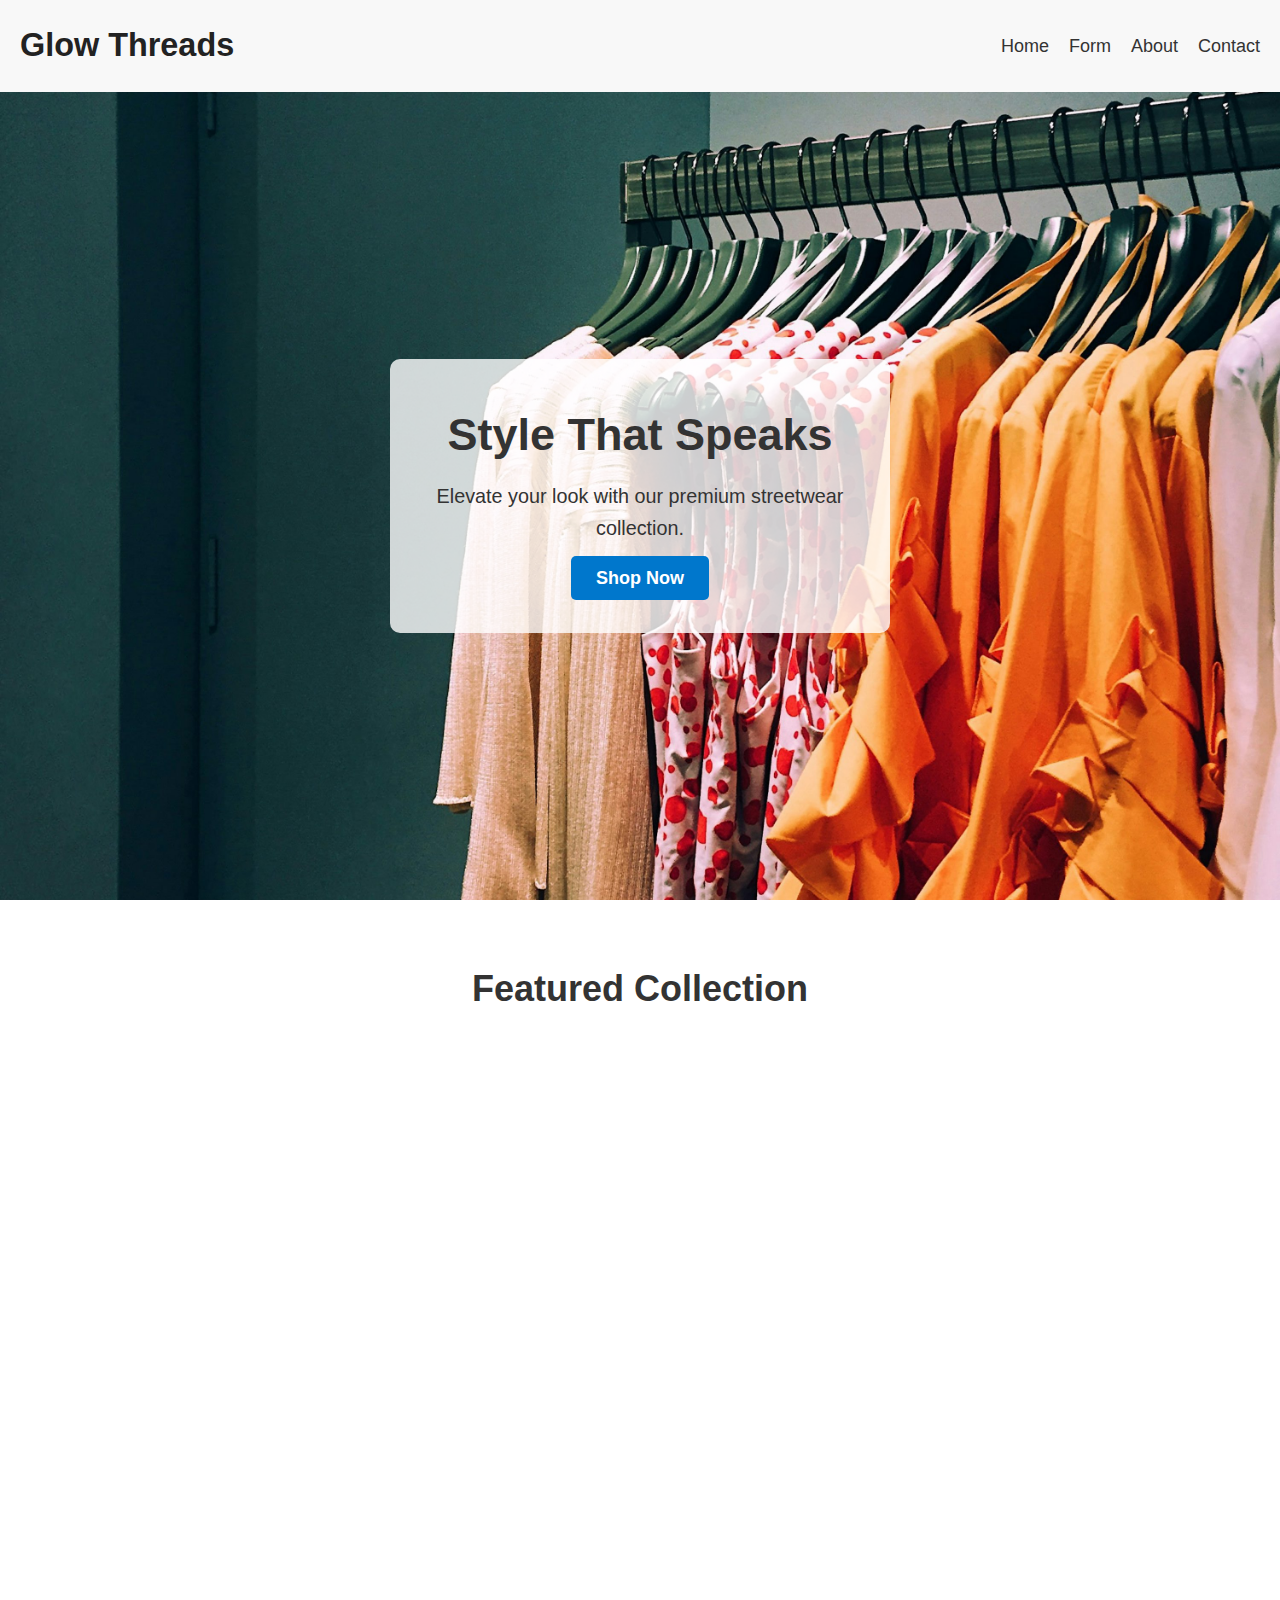
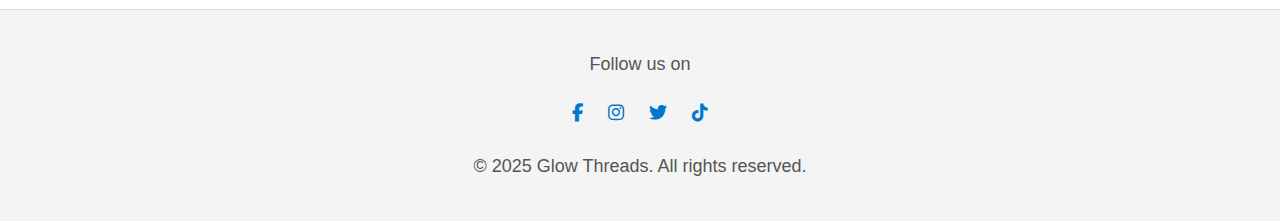
<file: index.html>
<!DOCTYPE html>
<html lang="en">
  <head>
    <meta charset="UTF-8" />
    <meta name="viewport" content="width=device-width, initial-scale=1.0" />
    <title>Glow Threads - Clothing Line</title>
    <link rel="stylesheet" href="../styles/index.css" />
    <link
      rel="stylesheet"
      href="https://cdnjs.cloudflare.com/ajax/libs/font-awesome/6.5.0/css/all.min.css"
    />
    <script src="https://code.jquery.com/jquery-3.7.1.min.js"></script>
  </head>
  <body>
    <!-- Header / Hero Section -->
    <header class="hero">
      <nav class="navbar">
        <h1 class="logo">Glow Threads</h1>
        <div class="hamburger">&#9776;</div>
        <!-- Hamburger icon -->
        <ul class="nav-links">
          <li><a href="#">Home</a></li>
          <li><a href="./form.html">Form</a></li>
          <li><a href="./about.html">About</a></li>
          <li><a href="./contact.html">Contact</a></li>
        </ul>
      </nav>
      <div class="hero-content">
        <h2>Style That Speaks</h2>
        <p>Elevate your look with our premium streetwear collection.</p>
        <a href="#" class="btn">Shop Now</a>
      </div>
    </header>

    <!-- Product Showcase -->
    <section class="products">
      <h2>Featured Collection</h2>
      <div class="product-grid">
        <div class="product fade-in">
          <img src="../images/teeshirt.jpg" alt="Product 1" />
          <h3>Urban Tee</h3>
          <p>$29.99</p>
        </div>
        <div class="product fade-in">
          <img src="../images/jacket.avif" alt="Product 2" />
          <h3>Denim Jacket</h3>
          <p>$59.99</p>
        </div>
        <div class="product fade-in">
          <img src="../images/hoodie.jpg" alt="Product 3" />
          <h3>Hoodie Vibe</h3>
          <p>$49.99</p>
        </div>
      </div>
    </section>

    <footer class="footer">
      <p>Follow us on</p>
      <div class="social-icons">
        <a href="#" target="_blank"><i class="fab fa-facebook-f"></i></a>
        <a href="#" target="_blank"><i class="fab fa-instagram"></i></a>
        <a href="#" target="_blank"><i class="fab fa-twitter"></i></a>
        <a href="#" target="_blank"><i class="fab fa-tiktok"></i></a>
      </div>
      <p>&copy; 2025 Glow Threads. All rights reserved.</p>
    </footer>

    <script src="../script/indexScript.js"></script>
  </body>
</html>
</file>
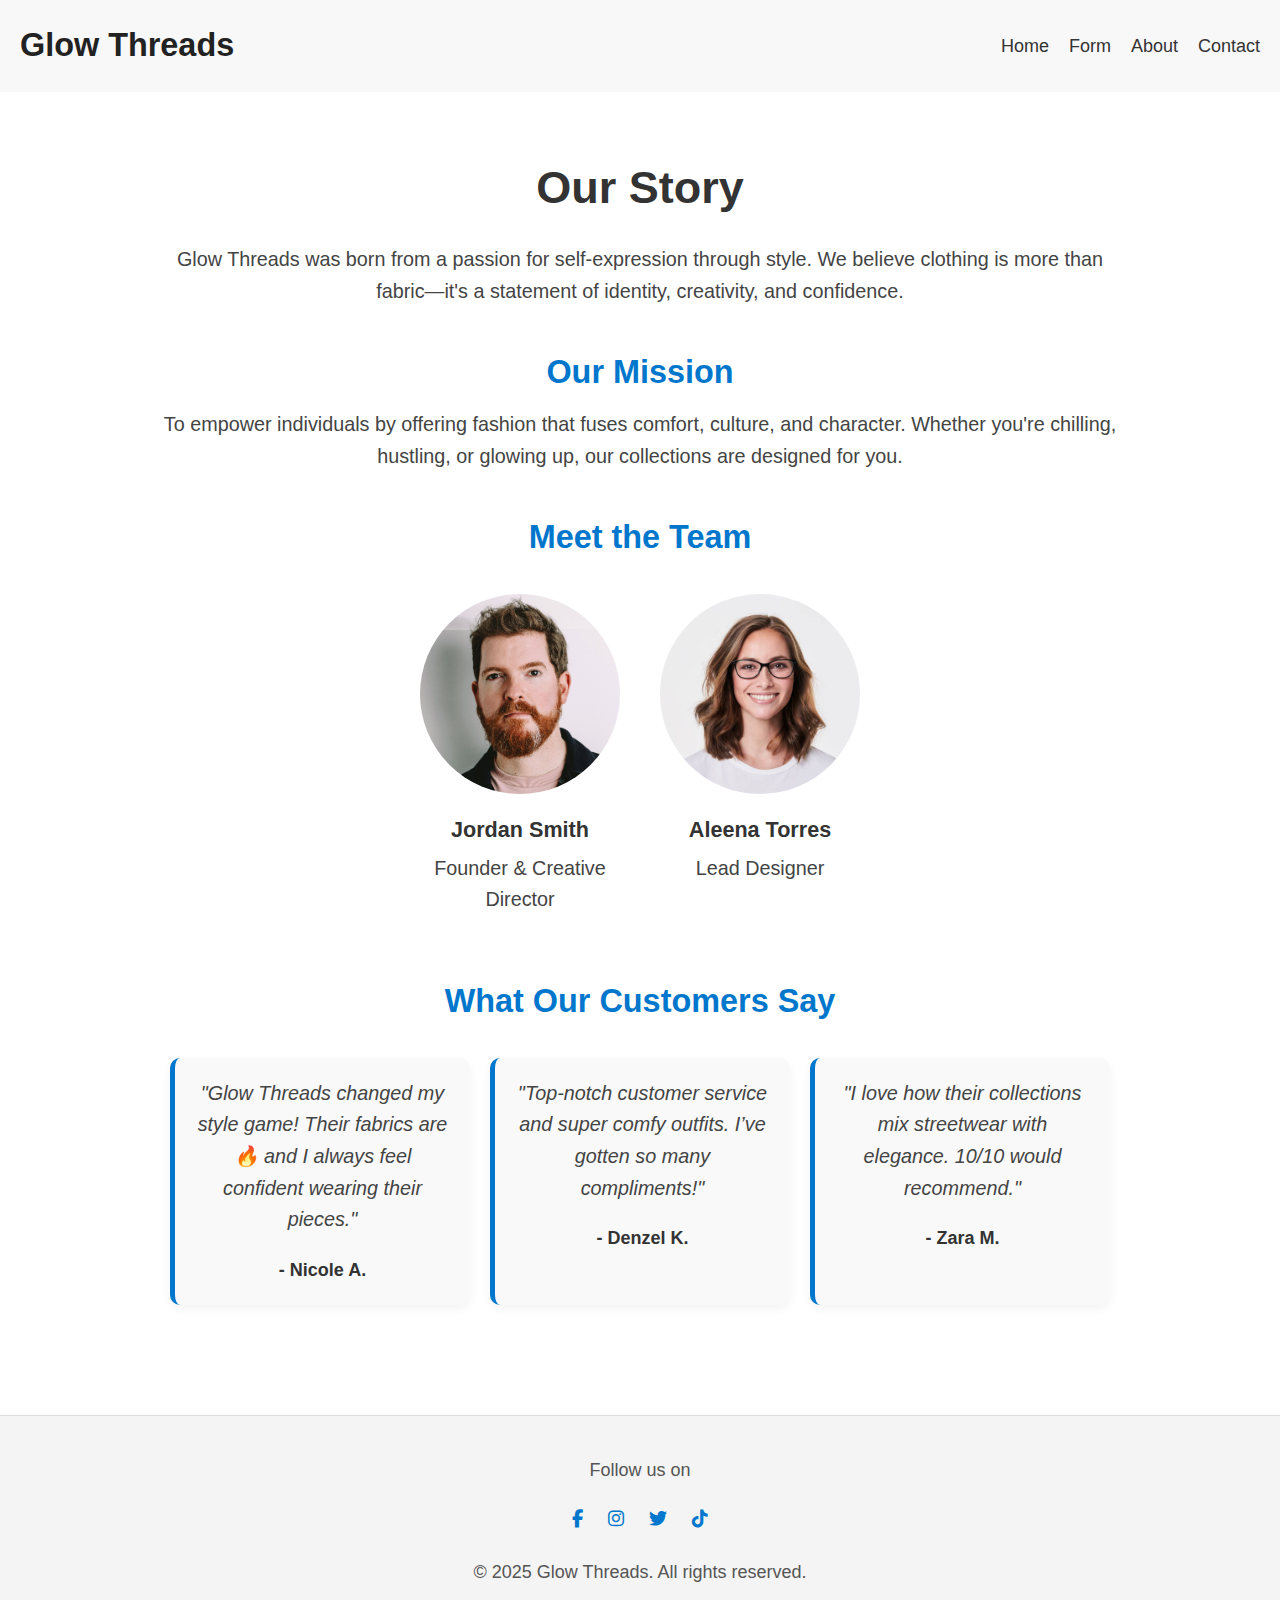
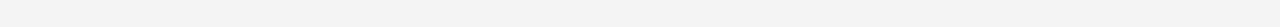
<file: about.html>
<!DOCTYPE html>
<html lang="en">
  <head>
    <meta charset="UTF-8" />
    <meta name="viewport" content="width=device-width, initial-scale=1.0" />
    <title>About Us - Glow Threads</title>
    <link rel="stylesheet" href="../styles/about.css" />
    <link
      rel="stylesheet"
      href="https://cdnjs.cloudflare.com/ajax/libs/font-awesome/6.5.0/css/all.min.css"
    />
    <script src="https://code.jquery.com/jquery-3.7.1.min.js"></script>
  </head>
  <body>
    <!-- Navbar -->
    <nav class="navbar">
      <h1 class="logo">Glow Threads</h1>
      <div class="hamburger">&#9776;</div>
      <ul class="nav-links">
        <li><a href="index.html">Home</a></li>
        <li><a href="form.html">Form</a></li>
        <li><a href="about.html">About</a></li>
        <li><a href="contact.html">Contact</a></li>
      </ul>
    </nav>

    <!-- About Section -->
    <section class="about-section">
      <h2>Our Story</h2>
      <p>
        Glow Threads was born from a passion for self-expression through style.
        We believe clothing is more than fabric—it's a statement of identity,
        creativity, and confidence.
      </p>

      <h3>Our Mission</h3>
      <p>
        To empower individuals by offering fashion that fuses comfort, culture,
        and character. Whether you're chilling, hustling, or glowing up, our
        collections are designed for you.
      </p>

      <h3>Meet the Team</h3>
      <div class="team-grid">
        <div class="team-member">
          <img src="../images/John Smith.jpg" alt="Founder" />
          <h4>Jordan Smith</h4>
          <p>Founder & Creative Director</p>
        </div>
        <div class="team-member">
          <img src="../images/Dr jane doe.jpg" alt="Designer" />
          <h4>Aleena Torres</h4>
          <p>Lead Designer</p>
        </div>
      </div>

      <h3>What Our Customers Say</h3>
      <div class="testimonials">
        <div class="testimonial fade-in">
          <p>
            "Glow Threads changed my style game! Their fabrics are 🔥 and I
            always feel confident wearing their pieces."
          </p>
          <h4>- Nicole A.</h4>
        </div>
        <div class="testimonial fade-in">
          <p>
            "Top-notch customer service and super comfy outfits. I’ve gotten so
            many compliments!"
          </p>
          <h4>- Denzel K.</h4>
        </div>
        <div class="testimonial fade-in">
          <p>
            "I love how their collections mix streetwear with elegance. 10/10
            would recommend."
          </p>
          <h4>- Zara M.</h4>
        </div>
      </div>
    </section>

    <footer class="footer">
      <p>Follow us on</p>
      <div class="social-icons">
        <a href="#" target="_blank"><i class="fab fa-facebook-f"></i></a>
        <a href="#" target="_blank"><i class="fab fa-instagram"></i></a>
        <a href="#" target="_blank"><i class="fab fa-twitter"></i></a>
        <a href="#" target="_blank"><i class="fab fa-tiktok"></i></a>
      </div>
      <p>&copy; 2025 Glow Threads. All rights reserved.</p>
    </footer>

    <script src="../script/aboutScirpt.js"></script>
  </body>
</html>
</file>
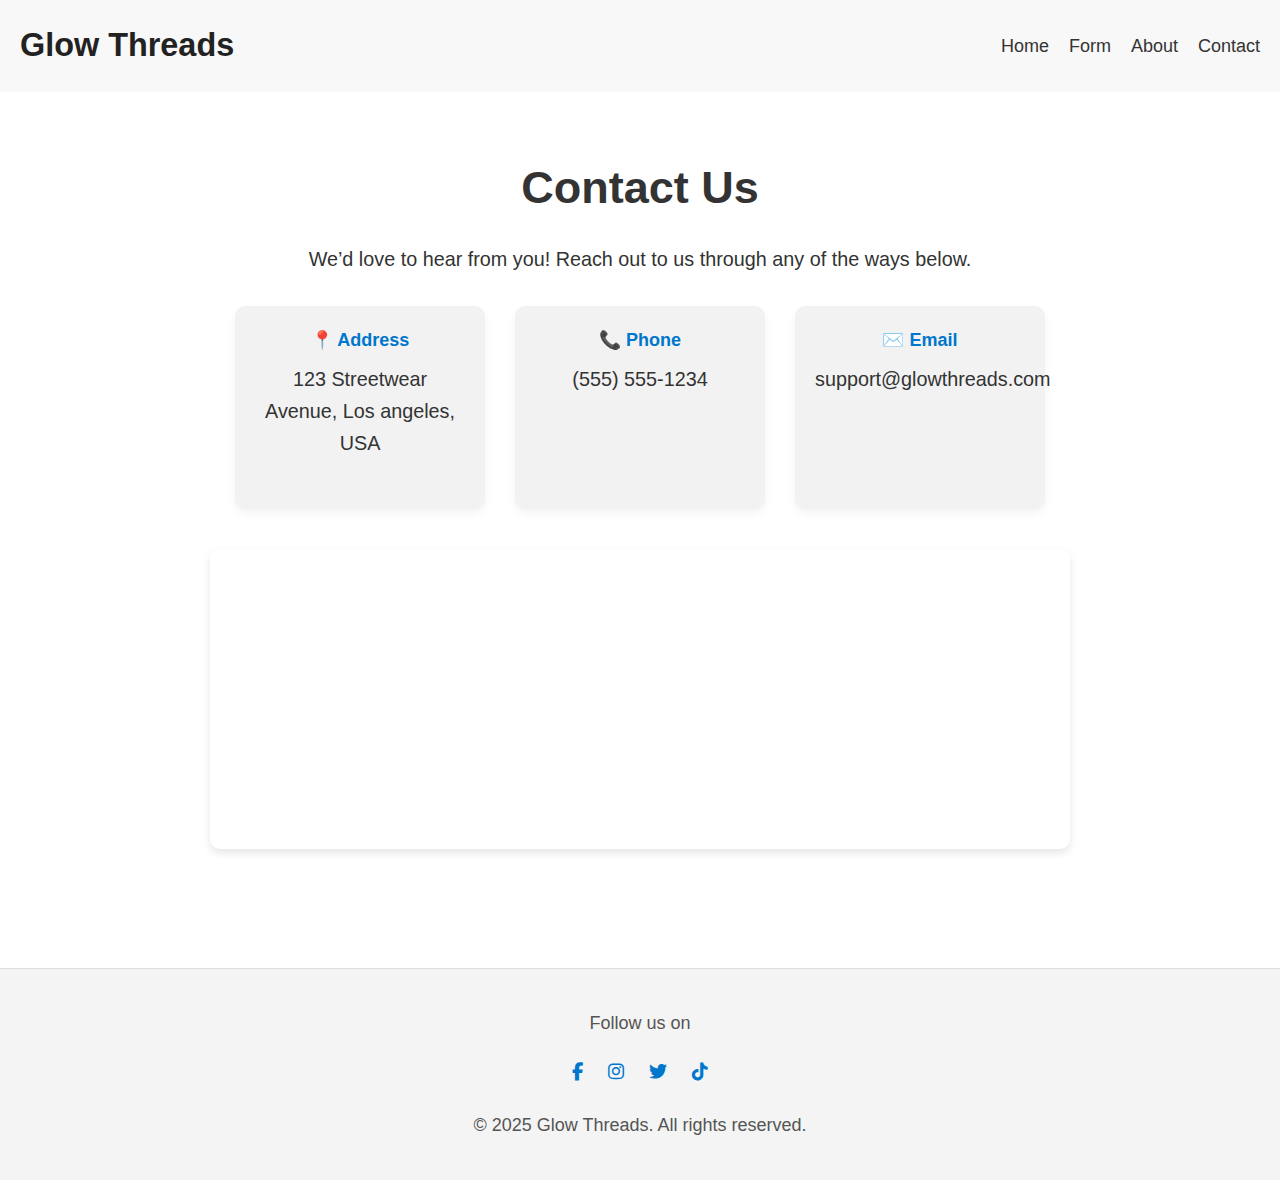
<file: contact.html>
<!DOCTYPE html>
<html lang="en">
  <head>
    <meta charset="UTF-8" />
    <meta name="viewport" content="width=device-width, initial-scale=1.0" />
    <title>Contact Us - Glow Threads</title>
    <link rel="stylesheet" href="../styles/contact.css" />
    <link
      rel="stylesheet"
      href="https://cdnjs.cloudflare.com/ajax/libs/font-awesome/6.5.0/css/all.min.css"
    />
    <script src="https://code.jquery.com/jquery-3.7.1.min.js"></script>
  </head>
  <body>
    <!-- Navbar -->
    <nav class="navbar">
      <h1 class="logo">Glow Threads</h1>
      <div class="hamburger">&#9776;</div>
      <ul class="nav-links">
        <li><a href="index.html">Home</a></li>
        <li><a href="form.html">Form</a></li>
        <li><a href="about.html">About</a></li>
        <li><a href="contact.html">Contact</a></li>
      </ul>
    </nav>

    <!-- Contact Info Section -->
    <section class="contact-section">
      <h2>Contact Us</h2>
      <p>
        We’d love to hear from you! Reach out to us through any of the ways
        below.
      </p>

      <div class="contact-info">
        <div class="info-block">
          <h4>📍 Address</h4>
          <p>123 Streetwear Avenue, Los angeles, USA</p>
        </div>
        <div class="info-block">
          <h4>📞 Phone</h4>
          <p>(555) 555-1234</p>
        </div>
        <div class="info-block">
          <h4>✉️ Email</h4>
          <p>support@glowthreads.com</p>
        </div>
      </div>

      <!-- Optional Google Map -->
      <div class="map-container">
        <iframe
          src="https://www.google.com/maps/embed?pb=!1m18!1m12!1m3!1d3152.019479991648!2d-122.41990668432996!3d37.77492917975959!2m3!1f0!2f0!3f0!3m2!1i1024!2i768!4f13.1!3m3!1m2!1s0x8085809c5e391131%3A0x58d54059fd924d88!2sSan+Francisco%2C+CA!5e0!3m2!1sen!2sus!4v1615956970832!5m2!1sen!2sus"
          width="100%"
          height="300"
          style="border: 0"
          allowfullscreen=""
          loading="lazy"
        >
        </iframe>
      </div>
    </section>

    <footer class="footer">
      <p>Follow us on</p>
      <div class="social-icons">
        <a href="#" target="_blank"><i class="fab fa-facebook-f"></i></a>
        <a href="#" target="_blank"><i class="fab fa-instagram"></i></a>
        <a href="#" target="_blank"><i class="fab fa-twitter"></i></a>
        <a href="#" target="_blank"><i class="fab fa-tiktok"></i></a>
      </div>
      <p>&copy; 2025 Glow Threads. All rights reserved.</p>
    </footer>

    <script src="../script/contactScript.js"></script>
  </body>
</html>
</file>
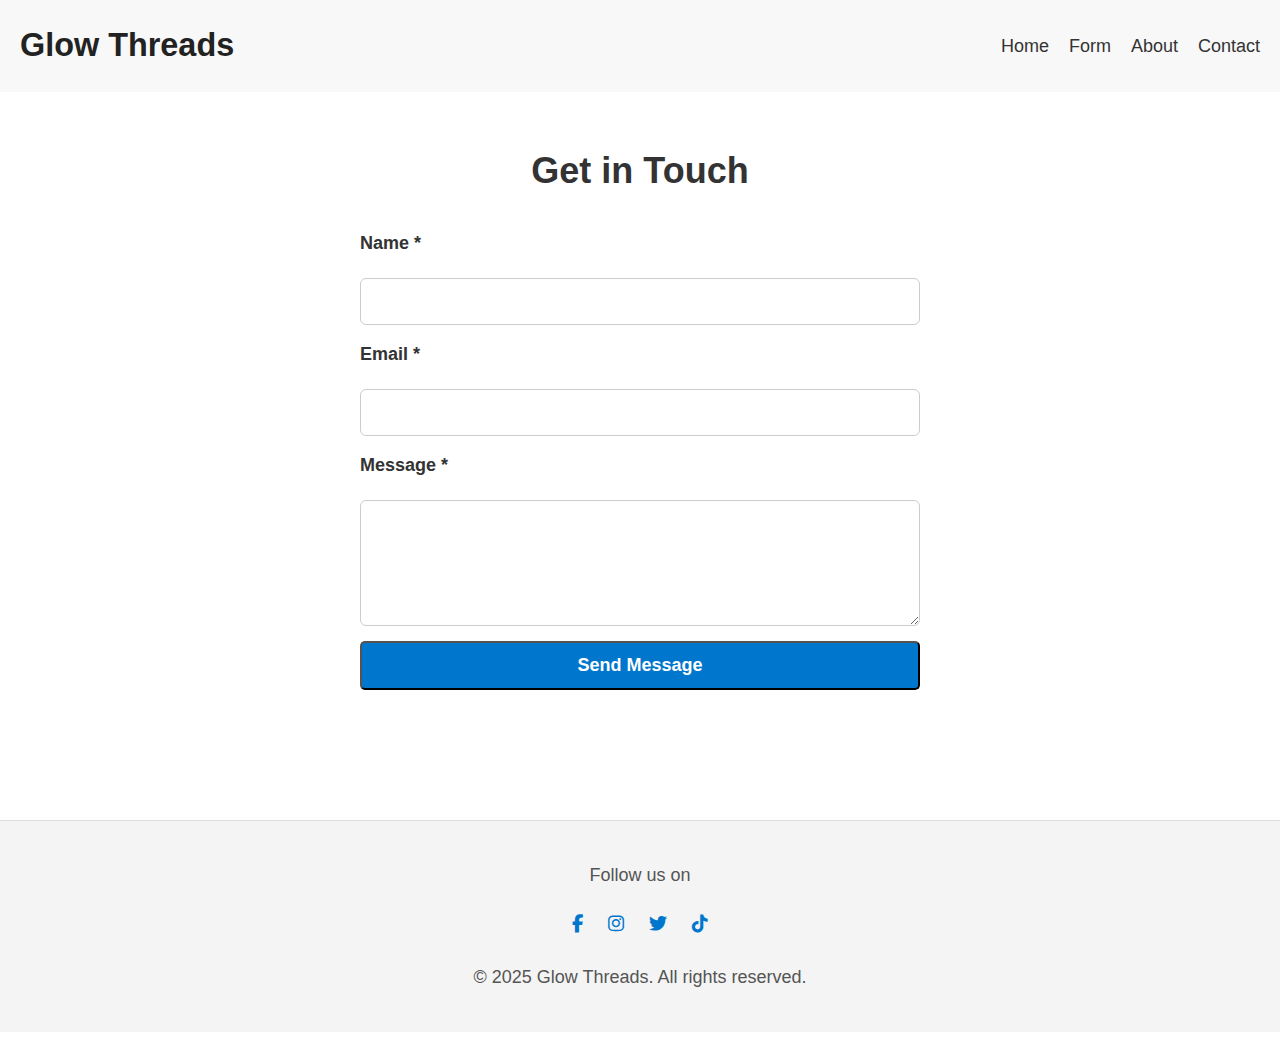
<file: form.html>
<!DOCTYPE html>
<html lang="en">
  <head>
    <meta charset="UTF-8" />
    <meta name="viewport" content="width=device-width, initial-scale=1.0" />
    <title>Contact Us - Glow Threads</title>
    <link rel="stylesheet" href="../styles/form.css" />
    <link
      rel="stylesheet"
      href="https://cdnjs.cloudflare.com/ajax/libs/font-awesome/6.5.0/css/all.min.css"
    />
    <script src="https://code.jquery.com/jquery-3.7.1.min.js"></script>
  </head>
  <body>
    <!-- Navbar -->
    <nav class="navbar">
      <h1 class="logo">Glow Threads</h1>
      <div class="hamburger">&#9776;</div>
      <ul class="nav-links">
        <li><a href="index.html">Home</a></li>
        <li><a href="form.html">Form</a></li>
        <li><a href="about.html">About</a></li>
        <li><a href="contact.html">Contact</a></li>
      </ul>
    </nav>

    <!-- Contact Form -->
    <section class="form-section">
      <h2>Get in Touch</h2>
      <form id="contactForm">
        <label for="name">Name *</label>
        <input type="text" id="name" name="name" required />

        <label for="email">Email *</label>
        <input type="email" id="email" name="email" required />

        <label for="message">Message *</label>
        <textarea id="message" name="message" rows="5" required></textarea>

        <button type="submit" class="btn">Send Message</button>
        <p id="formMessage" class="form-message"></p>
      </form>
    </section>

    <footer class="footer">
      <p>Follow us on</p>
      <div class="social-icons">
        <a href="#" target="_blank"><i class="fab fa-facebook-f"></i></a>
        <a href="#" target="_blank"><i class="fab fa-instagram"></i></a>
        <a href="#" target="_blank"><i class="fab fa-twitter"></i></a>
        <a href="#" target="_blank"><i class="fab fa-tiktok"></i></a>
      </div>
      <p>&copy; 2025 Glow Threads. All rights reserved.</p>
    </footer>

    <script src="../script/formScript.js"></script>
  </body>
</html>
</file>
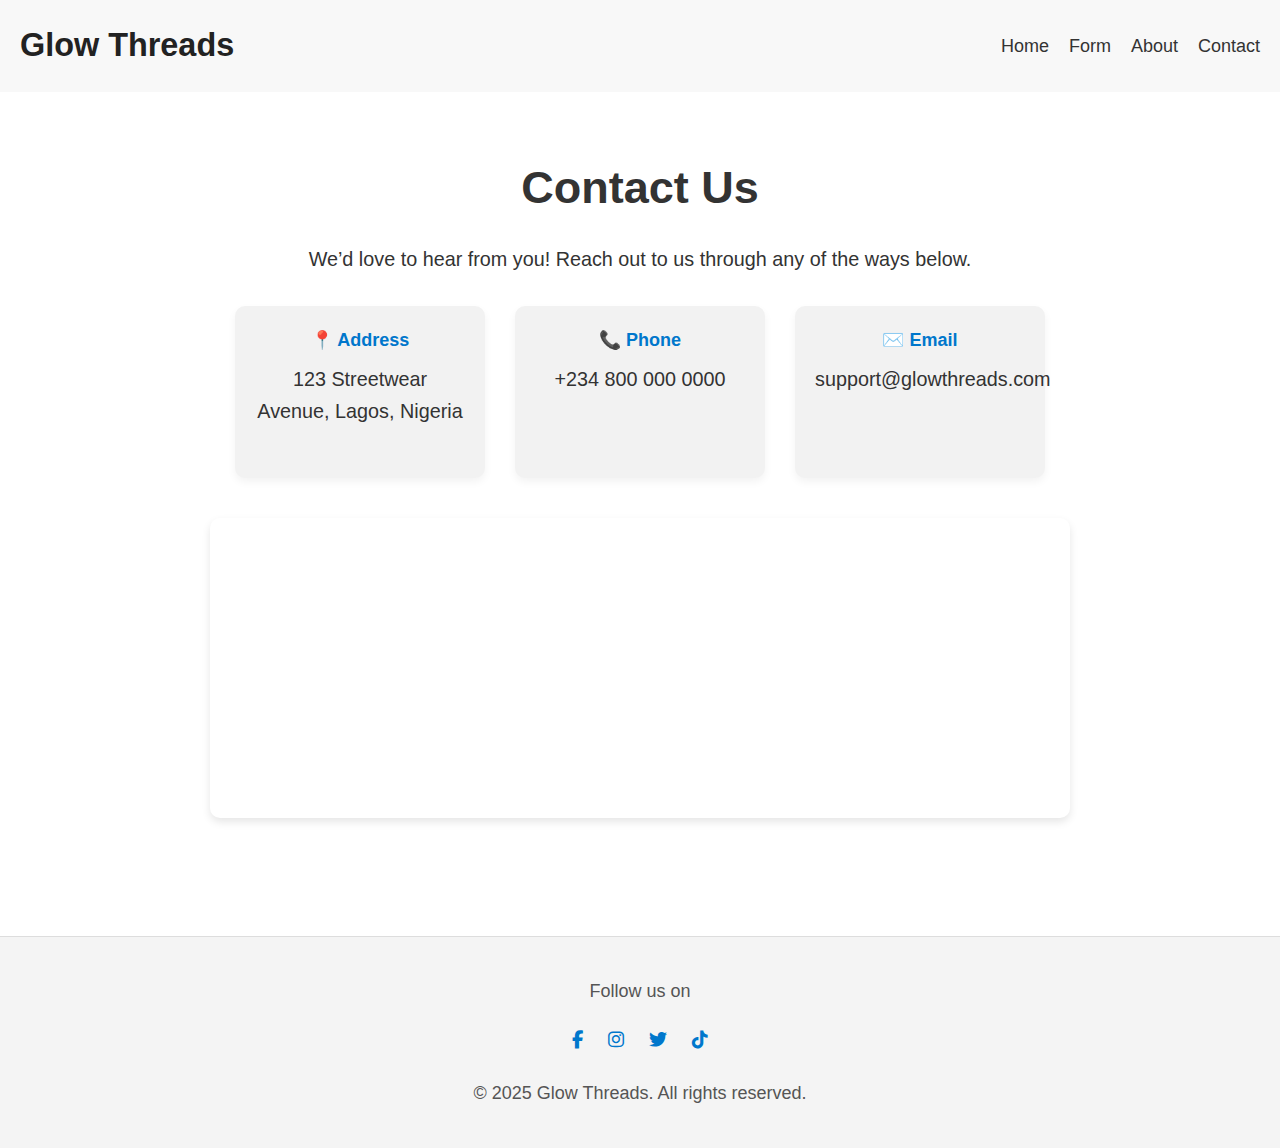
<file: pages/contact.html>
<!DOCTYPE html>
<html lang="en">
  <head>
    <meta charset="UTF-8" />
    <meta name="viewport" content="width=device-width, initial-scale=1.0" />
    <title>Contact Us - Glow Threads</title>
    <link rel="stylesheet" href="../styles/contact.css" />
    <link
      rel="stylesheet"
      href="https://cdnjs.cloudflare.com/ajax/libs/font-awesome/6.5.0/css/all.min.css"
    />
    <script src="https://code.jquery.com/jquery-3.7.1.min.js"></script>
  </head>
  <body>
    <!-- Navbar -->
    <nav class="navbar">
      <h1 class="logo">Glow Threads</h1>
      <div class="hamburger">&#9776;</div>
      <ul class="nav-links">
        <li><a href="index.html">Home</a></li>
        <li><a href="form.html">Form</a></li>
        <li><a href="about.html">About</a></li>
        <li><a href="contact.html">Contact</a></li>
      </ul>
    </nav>

    <!-- Contact Info Section -->
    <section class="contact-section">
      <h2>Contact Us</h2>
      <p>
        We’d love to hear from you! Reach out to us through any of the ways
        below.
      </p>

      <div class="contact-info">
        <div class="info-block">
          <h4>📍 Address</h4>
          <p>123 Streetwear Avenue, Lagos, Nigeria</p>
        </div>
        <div class="info-block">
          <h4>📞 Phone</h4>
          <p>+234 800 000 0000</p>
        </div>
        <div class="info-block">
          <h4>✉️ Email</h4>
          <p>support@glowthreads.com</p>
        </div>
      </div>

      <!-- Optional Google Map -->
      <div class="map-container">
        <iframe
          src="https://www.google.com/maps/embed?pb=!1m18!1m12!1m3!1d3152.019479991648!2d-122.41990668432996!3d37.77492917975959!2m3!1f0!2f0!3f0!3m2!1i1024!2i768!4f13.1!3m3!1m2!1s0x8085809c5e391131%3A0x58d54059fd924d88!2sSan+Francisco%2C+CA!5e0!3m2!1sen!2sus!4v1615956970832!5m2!1sen!2sus"
          width="100%"
          height="300"
          style="border: 0"
          allowfullscreen=""
          loading="lazy"
        >
        </iframe>
      </div>
    </section>

    <footer class="footer">
      <p>Follow us on</p>
      <div class="social-icons">
        <a href="#" target="_blank"><i class="fab fa-facebook-f"></i></a>
        <a href="#" target="_blank"><i class="fab fa-instagram"></i></a>
        <a href="#" target="_blank"><i class="fab fa-twitter"></i></a>
        <a href="#" target="_blank"><i class="fab fa-tiktok"></i></a>
      </div>
      <p>&copy; 2025 Glow Threads. All rights reserved.</p>
    </footer>

    <script src="../script/contactScript.js"></script>
  </body>
</html>
</file>
<file: styles/about.css>
* {
  margin: 0;
  padding: 0;
  box-sizing: border-box;
  font-size: large;
}

body {
  font-family: "Segoe UI", sans-serif;
  background-color: #fff;
  color: #333;
  line-height: 1.6;
}

/* Navbar */
.navbar {
  display: flex;
  justify-content: space-between;
  padding: 20px;
  align-items: center;
  background-color: #f8f8f8;
}

.logo {
  font-size: 1.8rem;
  font-weight: bold;
  color: #222;
}

.hamburger {
  display: none;
  font-size: 28px;
  cursor: pointer;
  color: #333;
}

.nav-links {
  list-style: none;
  display: flex;
  gap: 20px;
}

.nav-links a {
  text-decoration: none;
  color: #333;
  transition: color 0.3s ease;
}

.nav-links a:hover {
  color: #0077cc;
}

/* About Section */
.about-section {
  padding: 60px 20px;
  max-width: 1000px;
  margin: auto;
  text-align: center;
}

.about-section h2 {
  font-size: 2.5rem;
  margin-bottom: 20px;
}

.about-section h3 {
  font-size: 1.8rem;
  margin-top: 40px;
  margin-bottom: 10px;
  color: #0077cc;
}

.about-section p {
  font-size: 1.1rem;
  color: #444;
  margin-bottom: 20px;
}

.team-grid {
  display: flex;
  justify-content: center;
  gap: 40px;
  flex-wrap: wrap;
  margin-top: 30px;
}

.team-member {
  text-align: center;
  max-width: 200px;
}

.team-member img {
  width: 100%;
  border-radius: 50%;
  margin-bottom: 10px;
}

.team-member h4 {
  font-size: 1.2rem;
  margin-bottom: 5px;
}

/* Testimonials */
.testimonials {
  display: flex;
  flex-wrap: wrap;
  gap: 20px;
  justify-content: center;
  margin-top: 30px;
}

.testimonial {
  background-color: #f9f9f9;
  border-left: 5px solid #0077cc;
  padding: 20px;
  max-width: 300px;
  font-style: italic;
  box-shadow: 0 4px 10px rgba(0, 0, 0, 0.05);
  border-radius: 10px;
}

.testimonial h4 {
  margin-top: 15px;
  font-style: normal;
  font-weight: 600;
  color: #333;
}

/* Footer */
.footer {
  background-color: #f4f4f4;
  text-align: center;
  padding: 30px 20px;
  margin-top: 50px;
  border-top: 1px solid #ddd;
}

.footer p {
  margin: 10px 0;
  color: #555;
}

.social-icons {
  margin: 10px 0 20px;
}

.social-icons a {
  color: #0077cc;
  margin: 0 10px;
  font-size: 1.5rem;
  transition: color 0.3s ease;
}

.social-icons a:hover {
  color: #005fa3;
}

@media (max-width: 768px) {
  header {
    flex-direction: row;
    text-align: center;
  }

  .nav-links {
    flex-direction: column;
    display: none;
    width: 100%;
    background-color: #f8f8f8;
    margin-top: 10px;
    position: absolute;
    top: 70px;
    right: 0;
    text-align: center;
    z-index: 9;
  }

  .nav-links.active {
    display: flex;
  }

  .hamburger {
    display: block;
  }

  .navbar {
    flex-direction: row;
  }
}
</file>
<file: styles/contact.css>
* {
  margin: 0;
  padding: 0;
  box-sizing: border-box;
  font-size: large;
}

body {
  font-family: "Segoe UI", sans-serif;
  background-color: #fff;
  color: #333;
  line-height: 1.6;
}

/* Navbar */
.navbar {
  display: flex;
  justify-content: space-between;
  padding: 20px;
  align-items: center;
  background-color: #f8f8f8;
}

.logo {
  font-size: 1.8rem;
  font-weight: bold;
  color: #222;
}

.hamburger {
  display: none;
  font-size: 28px;
  cursor: pointer;
  color: #333;
}

.nav-links {
  list-style: none;
  display: flex;
  gap: 20px;
}

.nav-links a {
  text-decoration: none;
  color: #333;
  transition: color 0.3s ease;
}

.nav-links a:hover {
  color: #0077cc;
}

/* Contact Section */
.contact-section {
  padding: 60px 20px;
  max-width: 900px;
  margin: auto;
  text-align: center;
}

.contact-section h2 {
  font-size: 2.5rem;
  margin-bottom: 20px;
}

.contact-section p {
  font-size: 1.1rem;
  margin-bottom: 30px;
}

.contact-info {
  display: flex;
  flex-wrap: wrap;
  gap: 30px;
  justify-content: center;
  margin-bottom: 40px;
}

.info-block {
  background-color: #f2f2f2;
  padding: 20px;
  border-radius: 10px;
  width: 250px;
  box-shadow: 0 4px 8px rgba(0, 0, 0, 0.05);
}

.info-block h4 {
  margin-bottom: 10px;
  color: #0077cc;
}

.map-container iframe {
  border-radius: 10px;
  box-shadow: 0 4px 8px rgba(0, 0, 0, 0.1);
}

/* Footer */
.footer {
  background-color: #f4f4f4;
  text-align: center;
  padding: 30px 20px;
  margin-top: 50px;
  border-top: 1px solid #ddd;
}

.footer p {
  margin: 10px 0;
  color: #555;
}

.social-icons {
  margin: 10px 0 20px;
}

.social-icons a {
  color: #0077cc;
  margin: 0 10px;
  font-size: 1.5rem;
  transition: color 0.3s ease;
}

.social-icons a:hover {
  color: #005fa3;
}

@media (max-width: 768px) {
  header {
    flex-direction: row;
    text-align: center;
  }

  .nav-links {
    flex-direction: column;
    display: none;
    width: 100%;
    background-color: #f8f8f8;
    margin-top: 10px;
    position: absolute;
    top: 70px;
    right: 0;
    text-align: center;
    z-index: 9;
  }

  .nav-links.active {
    display: flex;
  }

  .hamburger {
    display: block;
  }

  .navbar {
    flex-direction: row;
  }
}
</file>
<file: styles/form.css>
* {
  margin: 0;
  padding: 0;
  box-sizing: border-box;
  font-size: large;
}

body {
  font-family: "Segoe UI", sans-serif;
  background-color: #fff;
  color: #333;
  line-height: 1.6;
}

/* Navbar */
.navbar {
  display: flex;
  justify-content: space-between;
  padding: 20px;
  align-items: center;
  background-color: #f8f8f8;
}

.logo {
  font-size: 1.8rem;
  font-weight: bold;
  color: #222;
}

.hamburger {
  display: none;
  font-size: 28px;
  cursor: pointer;
  color: #333;
}

.nav-links {
  list-style: none;
  display: flex;
  gap: 20px;
}

.nav-links a {
  text-decoration: none;
  color: #333;
  transition: color 0.3s ease;
}

.nav-links a:hover {
  color: #0077cc;
}

/* Form Section */
.form-section {
  padding: 50px 20px;
  max-width: 600px;
  margin: auto;
  text-align: center;
}

.form-section h2 {
  font-size: 2rem;
  margin-bottom: 30px;
}

form {
  display: flex;
  flex-direction: column;
  gap: 15px;
  text-align: left;
}

form label {
  font-weight: 600;
  margin-bottom: 5px;
}

form input,
form textarea {
  padding: 12px;
  border: 1px solid #ccc;
  border-radius: 6px;
  font-size: 1rem;
  resize: vertical;
}

form input:focus,
form textarea:focus {
  outline: none;
  border-color: #0077cc;
}

.form-message {
  margin-top: 15px;
  font-weight: bold;
  color: green;
}

.btn {
  padding: 12px 25px;
  background-color: #0077cc;
  color: #fff;
  text-decoration: none;
  border-radius: 5px;
  font-weight: bold;
}

.btn:hover {
  background-color: #005fa3;
}

/* Footer */
.footer {
  background-color: #f4f4f4;
  text-align: center;
  padding: 30px 20px;
  margin-top: 50px;
  border-top: 1px solid #ddd;
}

.footer p {
  margin: 10px 0;
  color: #555;
}

.social-icons {
  margin: 10px 0 20px;
}

.social-icons a {
  color: #0077cc;
  margin: 0 10px;
  font-size: 1.5rem;
  transition: color 0.3s ease;
}

.social-icons a:hover {
  color: #005fa3;
}

@media (max-width: 768px) {
  header {
    flex-direction: row;
    text-align: center;
  }

  .nav-links {
    flex-direction: column;
    display: none;
    width: 100%;
    background-color: #f8f8f8;
    margin-top: 10px;
    position: absolute;
    top: 70px;
    right: 0;
    text-align: center;
    z-index: 9;
  }

  .nav-links.active {
    display: flex;
  }

  .hamburger {
    display: block;
  }

  .navbar {
    flex-direction: row;
  }

  .form-section {
    padding: 30px 15px;
  }
}
</file>
<file: styles/index.css>
/* Reset */
* {
  margin: 0;
  padding: 0;
  box-sizing: border-box;
  font-size: large;
}

body {
  font-family: "Segoe UI", sans-serif;
  background-color: #fff;
  color: #333;
  line-height: 1.6;
}

/* Navbar */
.navbar {
  display: flex;
  justify-content: space-between;
  padding: 20px;
  align-items: center;
  background-color: #f8f8f8;
}

.logo {
  font-size: 1.8rem;
  font-weight: bold;
  color: #222;
}

.hamburger {
  display: none;
  font-size: 28px;
  cursor: pointer;
  color: #333;
}

.nav-links {
  list-style: none;
  display: flex;
  gap: 20px;
}

.nav-links a {
  text-decoration: none;
  color: #333;
  transition: color 0.3s ease;
}

.nav-links a:hover {
  color: #0077cc;
}

/* Hero Section */
.hero {
  background: url("../images/herobackground.jpeg") no-repeat center
    center/cover;
  height: 100vh;
  position: relative;
  text-align: center;
  display: flex;
  flex-direction: column;
  justify-content: center;
}

.hero-content {
  background-color: rgba(255, 255, 255, 0.8);
  padding: 40px;
  max-width: 500px;
  margin: auto;
  border-radius: 10px;
}

.hero h2 {
  font-size: 2.5rem;
  margin-bottom: 10px;
}

.hero p {
  font-size: 1.1rem;
  margin-bottom: 20px;
}

.btn {
  padding: 12px 25px;
  background-color: #0077cc;
  color: #fff;
  text-decoration: none;
  border-radius: 5px;
  font-weight: bold;
}

.btn:hover {
  background-color: #005fa3;
}

/* Product Showcase */
.products {
  padding: 60px 20px;
  text-align: center;
}

.products h2 {
  font-size: 2rem;
  margin-bottom: 40px;
}

.product-grid {
  display: flex;
  flex-wrap: wrap;
  justify-content: center;
  gap: 30px;
}

.product {
  width: 250px;
  transition: transform 0.3s;
}

.product img {
  width: 100%;
  border-radius: 10px;
}

.product:hover {
  transform: translateY(-5px);
}

.fade-in {
  opacity: 0;
  transform: translateY(20px);
  transition: all 0.8s ease-out;
}

.visible {
  opacity: 1;
  transform: translateY(0);
}

/* Footer */
.footer {
  background-color: #f4f4f4;
  text-align: center;
  padding: 30px 20px;
  margin-top: 50px;
  border-top: 1px solid #ddd;
}

.footer p {
  margin: 10px 0;
  color: #555;
}

.social-icons {
  margin: 10px 0 20px;
}

.social-icons a {
  color: #0077cc;
  margin: 0 10px;
  font-size: 1.5rem;
  transition: color 0.3s ease;
}

.social-icons a:hover {
  color: #005fa3;
}

/* Mobile Responsive */
@media (max-width: 768px) {
  header {
    flex-direction: row;
    text-align: center;
  }

  .nav-links {
    flex-direction: column;
    display: none;
    width: 100%;
    background-color: #f8f8f8;
    margin-top: 10px;
    position: absolute;
    top: 70px;
    right: 0;
    text-align: center;
    z-index: 9;
  }

  .nav-links.active {
    display: flex;
  }

  .hamburger {
    display: block;
  }

  .navbar {
    flex-direction: row;
  }

  .hero-content {
    padding: 20px;
  }

  .product-grid {
    flex-direction: column;
    align-items: center;
  }
}
</file>
